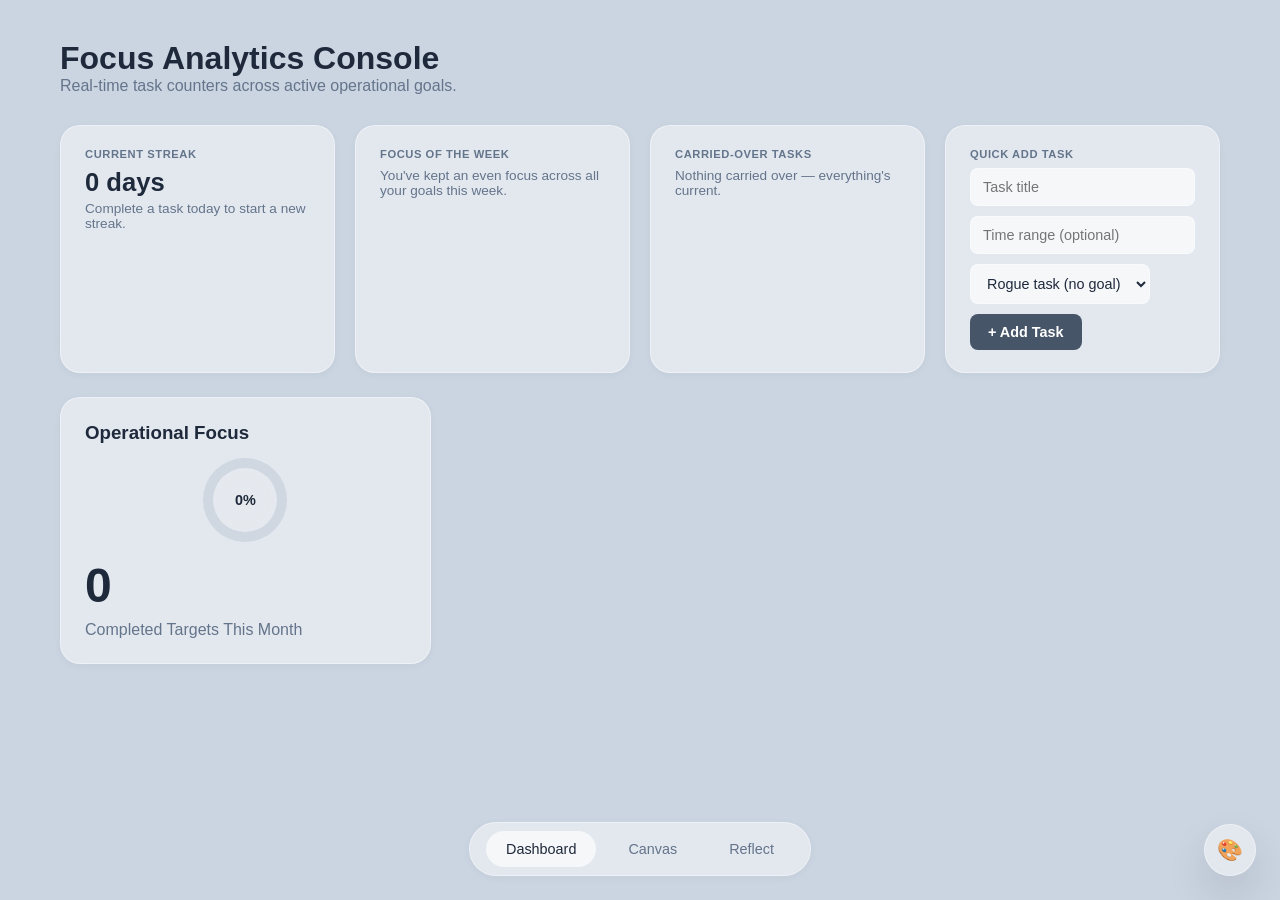
<file: index.html>
<!DOCTYPE html>
<html lang="en">
<head>
    <meta charset="UTF-8">
    <meta name="viewport" content="width=device-width, initial-scale=1.0">
    <title>Cyber Focus System</title>
    <link rel="stylesheet" href="css/themes.css">
    <link rel="stylesheet" href="css/animations.css">
    <link rel="stylesheet" href="css/styles.css">
</head>
<body>
    <div id="app">
        <nav class="bottom-dock animate-dock-in" id="global-navigation-dock">
            <a href="index.html" class="dock-item active"> Dashboard</a>
            <a href="goals.html" class="dock-item" id="goals-nav-trigger"> Canvas</a>
            <a href="reflection.html" class="dock-item"> Reflect</a>
        </nav>

        <main class="main-viewport" id="dashboard-viewport">
            <header class="view-header" id="dashboard-header">
                <h1>Focus Analytics Console</h1>
                <p style="color: var(--text-secondary)">Real-time task counters across active operational goals.</p>
            </header>

            <section class="reflect-grid" id="dashboard-widgets-grid">
                <div class="reflect-card" id="dash-streak-card"></div>
                <div class="reflect-card" id="dash-focus-week-card"></div>
                <div class="reflect-card" id="dash-carryover-card"></div>
                <div class="reflect-card" id="dash-quickadd-card">
                    <p class="reflect-card-label">Quick Add Task</p>
                    <form id="quick-add-form" class="quick-add-form">
                        <input type="text" id="quick-add-title" placeholder="Task title" required>
                        <input type="text" id="quick-add-time" placeholder="Time range (optional)">
                        <select id="quick-add-goal">
                            <option value="">No Goal (Rogue)</option>
                        </select>
                        <button type="submit">+ Add Task</button>
                    </form>
                </div>
            </section>

            <section class="dashboard-grid" id="dashboard-metrics-container">
                </section>
        </main>
    </div>
    <script type="module" src="js/app.js"></script>
</body>
</html>
</file>
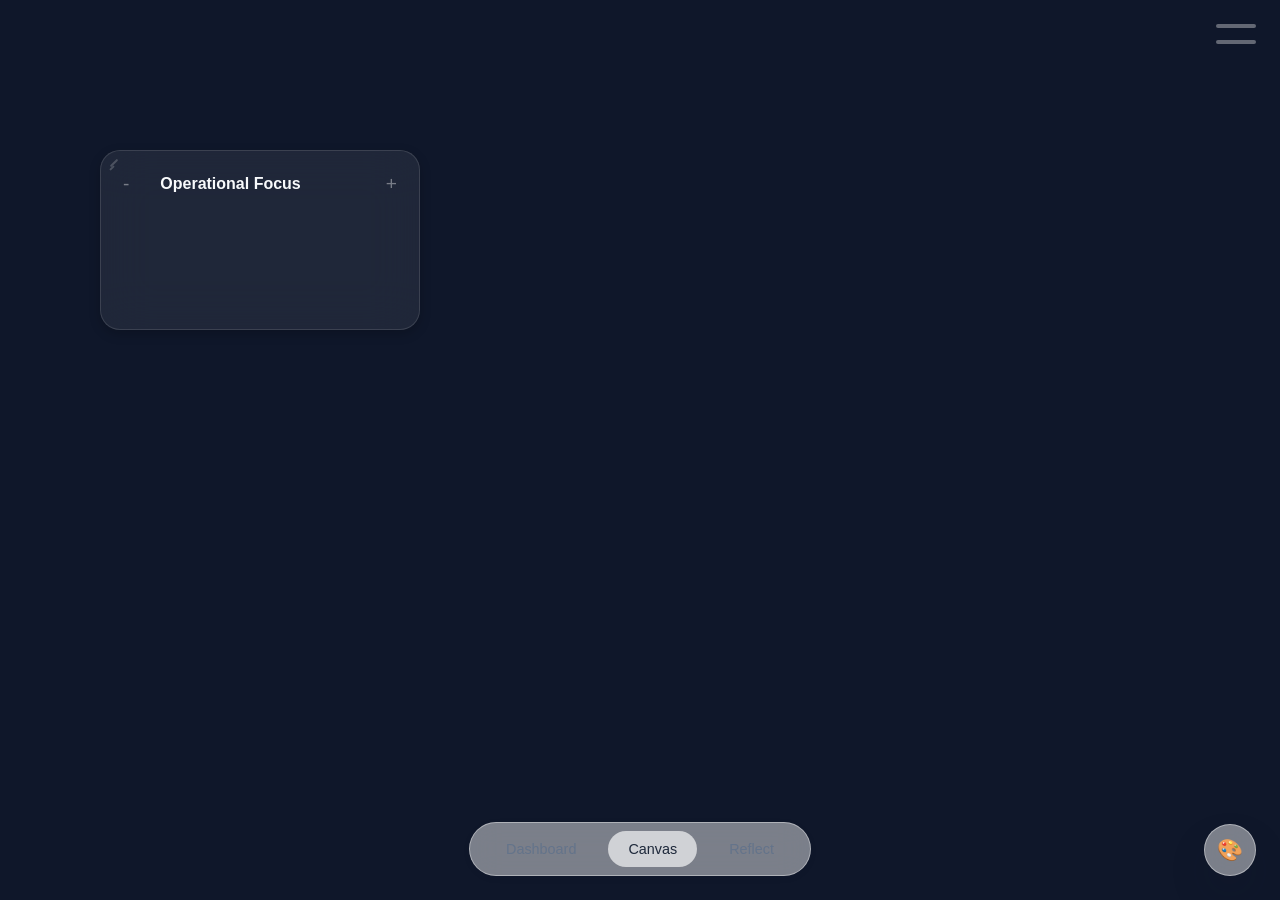
<file: goals.html>
<!DOCTYPE html>
<html lang="en">
<head>
    <meta charset="UTF-8">
    <meta name="viewport" content="width=device-width, initial-scale=1.0">
    <title>Canvas Architecture Workspace</title>
    <link rel="stylesheet" href="css/themes.css">
    <link rel="stylesheet" href="css/animations.css">
    <link rel="stylesheet" href="css/styles.css">
</head>
<body>
    <div id="app">
        <nav class="bottom-dock animate-dock-in" id="global-navigation-dock">
            <a href="index.html" class="dock-item"> Dashboard</a>
            <a href="goals.html" class="dock-item active"> Canvas</a>
            <a href="reflection.html" class="dock-item"> Reflect</a>
        </nav>

        <div class="canvas-container canvas-active" id="spatial-canvas-root">
            <canvas id="confetti-canvas" class="confetti-canvas"></canvas>

            <div class="utility-stack" id="utility-stack">
                <div class="utility-bar action-drawer" id="action-drawer">
                    <div class="utility-bar-line"></div>
                    <div class="utility-bar-content">
                        <span class="utility-bar-label">Actions</span>
                        <button class="utility-action-btn" id="action-trigger-make-goal">+ Set Goal</button>
                        <button class="utility-action-btn" id="action-trigger-make-task">+ Create Task</button>
                    </div>
                </div>
                <div class="utility-bar feature-drawer" id="feature-drawer">
                    <div class="utility-bar-line"></div>
                    <div class="utility-bar-content">
                        <span class="utility-bar-label">Features</span>
                        <button class="utility-action-btn" id="feature-align-grid">Align Grid</button>
                        <button class="utility-action-btn" id="feature-purge-tasks">Purge Loose Tasks</button>
                        <button class="utility-action-btn" id="feature-focus-mode">Toggle Focus Mode</button>
                    </div>
                </div>
            </div>
        </div>
    </div>

    <div class="modal hidden" id="task-creation-modal">
        <div class="modal-content">
            <h3 id="modal-header-text">Configure Target Context</h3>
            <input type="text" id="modal-task-title" placeholder="Target Objective Name">
            <input type="text" id="modal-task-time" placeholder="Operational Time Frame (ex: 4pm - 5pm)">
            <div style="display:flex; justify-content: space-between; align-items:center; gap:8px;">
                <button class="block-input modal-delete-btn hidden" style="width:auto; cursor:pointer;" id="modal-delete">Delete Task</button>
                <div style="display:flex; gap:8px; margin-left:auto;">
                    <button class="block-input" style="color:black; width:auto; cursor:pointer;" id="modal-cancel">Cancel</button>
                    <button class="block-input" style="color:blue; width:auto; cursor:pointer;" id="modal-save">Commit</button>
                </div>
            </div>
        </div>
    </div>

    <script type="module" src="js/app.js"></script>
</body>
</html>
</file>
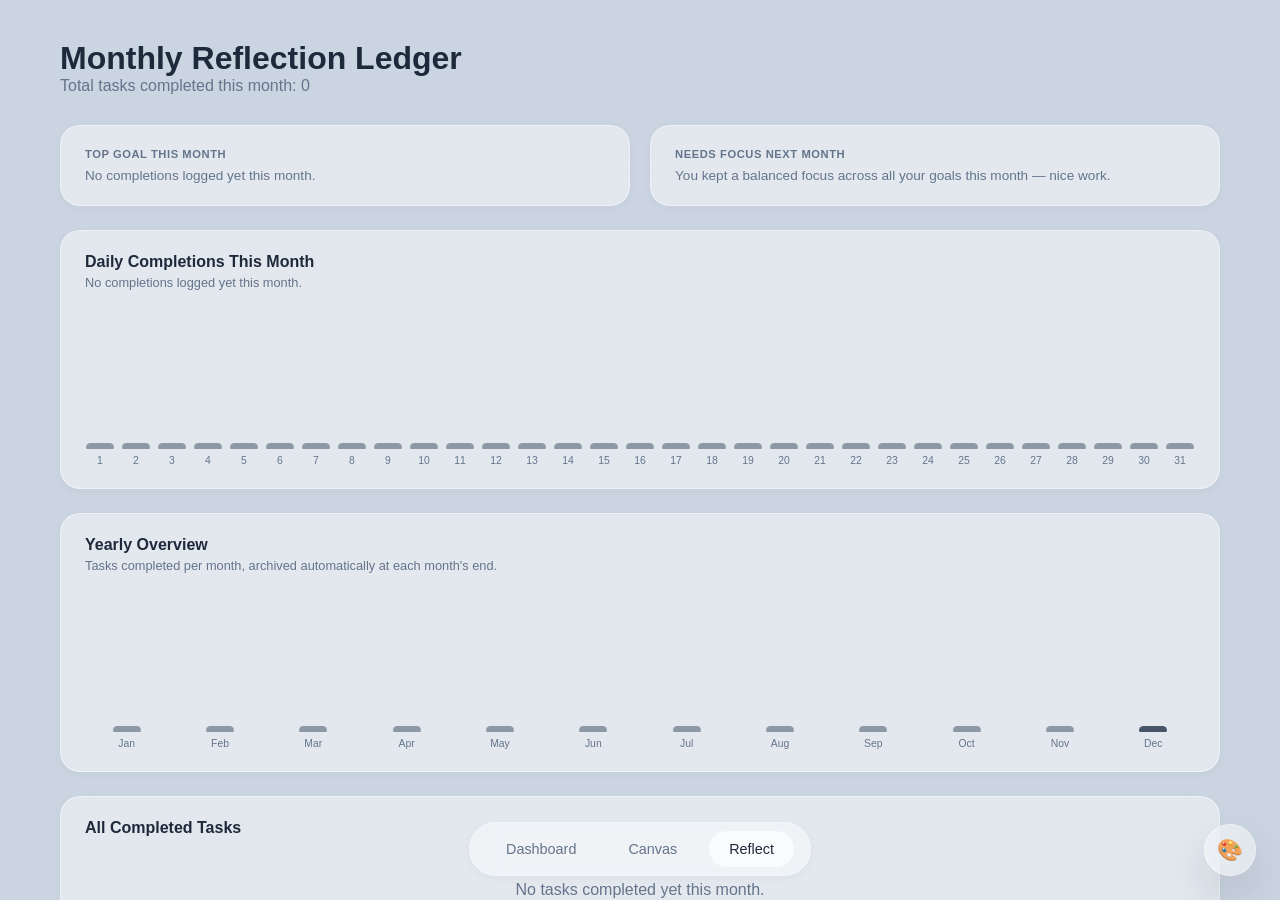
<file: reflection.html>
<!DOCTYPE html>
<html lang="en">
<head>
    <meta charset="UTF-8">
    <meta name="viewport" content="width=device-width, initial-scale=1.0">
    <title>Analytics Audit Ledger</title>
    <link rel="stylesheet" href="css/themes.css">
    <link rel="stylesheet" href="css/animations.css">
    <link rel="stylesheet" href="css/styles.css">
</head>
<body>
    <div id="app">
        <nav class="bottom-dock animate-dock-in" id="global-navigation-dock">
            <a href="index.html" class="dock-item"> Dashboard</a>
            <a href="goals.html" class="dock-item"> Canvas</a>
            <a href="reflection.html" class="dock-item active"> Reflect</a>
        </nav>

        <main class="main-viewport">
            <header class="view-header">
                <h1>Monthly Reflection Ledger</h1>
                <p style="color: var(--text-secondary)" id="reflection-tally-hero">Total tasks completed this month: 0</p>
            </header>

            <section class="reflect-grid">
                <div class="reflect-card" id="reflect-top-goal-card"></div>
                <div class="reflect-card" id="reflect-focus-card"></div>
            </section>

            <section class="reflect-card">
                <h3 class="reflect-card-title">Daily Completions This Month</h3>
                <p class="reflect-card-subtitle" id="reflect-daily-peak"></p>
                <div class="bar-chart" id="reflect-daily-chart"></div>
            </section>

            <section class="reflect-card">
                <h3 class="reflect-card-title">Yearly Overview</h3>
                <p class="reflect-card-subtitle">Tasks completed per month, archived automatically at each month's end.</p>
                <div class="bar-chart yearly" id="reflect-yearly-chart"></div>
            </section>

            <section class="reflect-card">
                <h3 class="reflect-card-title">All Completed Tasks</h3>
                <div class="reflection-ledger" id="reflection-log-canvas"></div>
            </section>
        </main>
    </div>
    <script type="module" src="js/app.js"></script>
</body>
</html>
</file>
<file: css/themes.css>
:root {
    --font-sans: -apple-system, BlinkMacSystemFont, "Segoe UI", Roboto, Helvetica, Arial, sans-serif;
    
    /* Cyber Grey Premium Color System */
    --bg-main: #cbd5e1;
    --bg-canvas: #e2e8f0;
    --bg-glass: rgba(255, 255, 255, 0.45);
    --bg-secondary: rgba(255, 255, 255, 0.65);
    --border-glass: rgba(255, 255, 255, 0.4);
    --text-primary: #1e293b;
    --text-secondary: #64748b;
    --accent-color: #475569;
    --canvas-bg: #0f172a;
    --shadow-flat: 0 2px 8px rgba(15, 23, 42, 0.04);
    --shadow-lift: 0 20px 40px rgba(15, 23, 42, 0.12);
    
    --radius-lg: 20px;
    --radius-md: 12px;
    --radius-sm: 8px;
    --blur-radius: 16px;
}
</file>
<file: css/animations.css>
@keyframes slide-up-dock {
    from { transform: translateY(100px) translateX(-50%); opacity: 0; }
    to { transform: translateY(0) translateX(-50%); opacity: 1; }
}

@keyframes slide-down-dock {
    from { transform: translateY(0) translateX(-50%); opacity: 1; }
    to { transform: translateY(100px) translateX(-50%); opacity: 0; }
}

@keyframes edge-disappear {
    to { transform: scale(0.9) translateY(-30px); opacity: 0; pointer-events: none; }
}

@keyframes depth-pop {
    0% { transform: scale(0.85); opacity: 0; }
    100% { transform: scale(1); opacity: 1; }
}

@keyframes task-pop-dismiss {
    0% { transform: scale(1); opacity: 1; }
    50% { transform: scale(1.08); opacity: 0.5; }
    100% { transform: scale(0); opacity: 0; height: 0; padding: 0; margin: 0; }
}

@keyframes recurring-complete-pulse {
    0% { transform: scale(1); }
    40% { transform: scale(1.04); border-color: var(--accent-color); }
    100% { transform: scale(1); }
}

@keyframes timer-pulse {
    0%, 100% { box-shadow: 0 0 0 0 rgba(255, 69, 58, 0.4); }
    50% { box-shadow: 0 0 0 10px rgba(255, 69, 58, 0); }
}

.animate-dock-in { animation: slide-up-dock 0.4s cubic-bezier(0.16, 1, 0.3, 1) forwards; }
.animate-dock-out { animation: slide-down-dock 0.3s cubic-bezier(0.16, 1, 0.3, 1) forwards; }
.animate-edge-out { animation: edge-disappear 0.3s cubic-bezier(0.16, 1, 0.3, 1) forwards; }
.animate-depth-pop { animation: depth-pop 0.35s cubic-bezier(0.34, 1.56, 0.64, 1) forwards; }
.animate-task-dismiss { animation: task-pop-dismiss 0.4s cubic-bezier(0.36, 0.07, 0.19, 0.97) forwards; }
.animate-recurring-complete { animation: recurring-complete-pulse 0.5s cubic-bezier(0.34, 1.56, 0.64, 1); }
</file>
<file: css/styles.css>
* {
    box-sizing: border-box;
    margin: 0;
    padding: 0;
    font-family: var(--font-sans);
    -webkit-font-smoothing: antialiased;
}

body {
    background: var(--bg-main);
    color: var(--text-primary);
    min-height: 100vh;
    overflow: hidden;
}

#app {
    width: 100vw;
    height: 100vh;
    position: relative;
    background: var(--bg-canvas);
}

/* Minimal Bottom Navigation Dock */
.bottom-dock {
    position: fixed;
    bottom: 24px;
    left: 50%;
    transform: translateX(-50%);
    background: var(--bg-glass);
    backdrop-filter: blur(var(--blur-radius));
    -webkit-backdrop-filter: blur(var(--blur-radius));
    border: 1px solid var(--border-glass);
    padding: 8px 16px;
    border-radius: 40px;
    display: flex;
    gap: 12px;
    box-shadow: var(--shadow-flat);
    z-index: 100;
    max-width: 420px;
    max-height: 60px;
    overflow: hidden;
    transition: max-width 0.4s cubic-bezier(0.16, 1, 0.3, 1),
                max-height 0.4s cubic-bezier(0.16, 1, 0.3, 1),
                padding 0.4s cubic-bezier(0.16, 1, 0.3, 1),
                background 0.35s ease,
                border-color 0.35s ease,
                box-shadow 0.35s ease;
}

/* Idle morph: after 5s of inactivity on the Canvas view, the dock collapses
   into a thin accent line. Hovering it expands it back to full view; moving
   the mouse away lets it settle back into the thin line automatically. */
.bottom-dock.dock-idle {
    max-width: 56px;
    max-height: 6px;
    padding: 0;
    border-color: transparent;
    background: var(--accent-color);
    box-shadow: 0 2px 10px rgba(15, 23, 42, 0.35);
}

.bottom-dock.dock-idle .dock-item {
    opacity: 0;
    pointer-events: none;
    transition: opacity 0.15s ease;
}

.bottom-dock.dock-idle:hover,
.bottom-dock.dock-idle.dock-proximity {
    max-width: 420px;
    max-height: 60px;
    padding: 8px 16px;
    background: var(--bg-glass);
    border-color: var(--border-glass);
    box-shadow: var(--shadow-flat);
}

.bottom-dock.dock-idle:hover .dock-item,
.bottom-dock.dock-idle.dock-proximity .dock-item {
    opacity: 1;
    pointer-events: auto;
    transition: opacity 0.25s ease 0.15s;
}

.dock-item {
    padding: 10px 20px;
    color: var(--text-secondary);
    text-decoration: none;
    font-weight: 500;
    font-size: 0.9rem;
    border-radius: 30px;
    transition: all 0.2s ease;
}

.dock-item:hover, .dock-item.active {
    background: var(--bg-secondary);
    color: var(--text-primary);
}

/* Base Interface Framework */
.main-viewport {
    width: 100%;
    height: 100%;
    padding: 40px 60px;
    overflow-y: auto;
}

.view-header {
    margin-bottom: 30px;
    transition: all 0.3s ease;
}

/* Dashboard Grid Layout */
.dashboard-grid {
    display: grid;
    grid-template-columns: repeat(auto-fill, minmax(280px, 1fr));
    gap: 24px;
}

.dashboard-column {
    background: var(--bg-glass);
    backdrop-filter: blur(var(--blur-radius));
    -webkit-backdrop-filter: blur(var(--blur-radius));
    border: 1px solid var(--border-glass);
    border-radius: var(--radius-lg);
    padding: 24px;
    box-shadow: var(--shadow-flat);
}

.dashboard-counter-hero {
    font-size: 3rem;
    font-weight: 700;
    color: var(--text-primary);
    margin: 16px 0 8px 0;
}

.goal-ring {
    width: 84px;
    height: 84px;
    border-radius: 50%;
    background: conic-gradient(var(--accent-color) calc(var(--pct) * 1%), rgba(148, 163, 184, 0.25) 0);
    display: flex;
    align-items: center;
    justify-content: center;
    margin: 14px auto 4px auto;
    transition: background 0.4s ease;
}

.goal-ring-inner {
    width: 64px;
    height: 64px;
    border-radius: 50%;
    background: var(--bg-glass);
    backdrop-filter: blur(var(--blur-radius));
    -webkit-backdrop-filter: blur(var(--blur-radius));
    display: flex;
    align-items: center;
    justify-content: center;
    font-weight: 700;
    font-size: 0.9rem;
    color: var(--text-primary);
}

.quick-add-form {
    display: flex;
    flex-wrap: wrap;
    gap: 10px;
}

.quick-add-form input[type="text"] {
    flex: 1;
    min-width: 140px;
    background: var(--bg-secondary);
    border: 1px solid var(--border-glass);
    border-radius: var(--radius-sm);
    padding: 10px 12px;
    font-size: 0.9rem;
    color: var(--text-primary);
    font-family: var(--font-sans);
}

.quick-add-form select {
    background: var(--bg-secondary);
    border: 1px solid var(--border-glass);
    border-radius: var(--radius-sm);
    padding: 10px 12px;
    font-size: 0.9rem;
    color: var(--text-primary);
    font-family: var(--font-sans);
    max-width: 200px;
}

.quick-add-form button {
    background: var(--accent-color);
    color: #fff;
    border: none;
    border-radius: var(--radius-sm);
    padding: 10px 18px;
    font-size: 0.9rem;
    font-weight: 600;
    cursor: pointer;
    transition: opacity 0.2s ease;
}

.quick-add-form button:hover { opacity: 0.85; }

/* Spatial Canvas System */
.canvas-container {
    width: 100vw;
    height: 100vh;
    position: absolute;
    top: 0; left: 0;
    background-color: var(--canvas-bg); /* themeable via the palette's Canvas Background swatch */
    transition: background-color 0.3s ease;
    display: none;
}

.canvas-active {
    display: block !important;
}

/* Dotted pattern overlay — tiny dots tinted with the current accent color.
   Off by default ("blank"); toggled on via the palette's Pattern picker. */
.canvas-container.pattern-dotted {
    background-image: radial-gradient(var(--accent-color) 1px, transparent 1.6px);
    background-size: 22px 22px;
}

/* Top Right Morphing Utility Bars — two stacked thin lines by default,
   each hover-expanding independently into its own drawer. */
.utility-stack {
    position: absolute;
    top: 24px; right: 24px;
    display: flex;
    flex-direction: column;
    align-items: flex-end;
    gap: 10px;
    z-index: 1000;
}

.utility-bar {
    display: flex;
    flex-direction: column;
    align-items: flex-end;
}

.utility-bar-line {
    width: 40px;
    height: 4px;
    border-radius: 999px;
    background: rgba(255, 255, 255, 0.35);
    transition: width 0.25s cubic-bezier(0.16, 1, 0.3, 1),
                background 0.25s ease;
}

.utility-bar:hover .utility-bar-line {
    width: 70px;
    background: rgba(255, 255, 255, 0.75);
}

.utility-bar-content {
    display: flex;
    flex-direction: column;
    gap: 8px;
    max-width: 0;
    max-height: 0;
    opacity: 0;
    overflow: hidden;
    padding: 0;
    margin-top: 0;
    pointer-events: none;
    background: rgba(15, 23, 42, 0.85);
    border: 1px solid rgba(255, 255, 255, 0.15);
    border-radius: var(--radius-md);
    backdrop-filter: blur(20px);
    -webkit-backdrop-filter: blur(20px);
    color: #f8fafc;
    transition: max-width 0.28s cubic-bezier(0.16, 1, 0.3, 1),
                max-height 0.28s cubic-bezier(0.16, 1, 0.3, 1),
                padding 0.28s cubic-bezier(0.16, 1, 0.3, 1),
                opacity 0.2s ease,
                margin-top 0.28s cubic-bezier(0.16, 1, 0.3, 1);
}

.utility-bar:hover .utility-bar-content {
    max-width: 240px;
    max-height: 220px;
    opacity: 1;
    padding: 14px 16px;
    margin-top: 8px;
    pointer-events: auto;
}

.utility-bar-label {
    font-size: 0.7rem;
    letter-spacing: 0.08em;
    text-transform: uppercase;
    color: rgba(255, 255, 255, 0.4);
}

.utility-action-btn {
    background: none;
    border: 1px solid rgba(255, 255, 255, 0.12);
    color: #f8fafc;
    padding: 8px 12px;
    border-radius: var(--radius-sm);
    cursor: pointer;
    text-align: left;
    font-size: 0.85rem;
    white-space: nowrap;
    transition: background 0.2s ease;
}

.utility-action-btn:hover {
    background: rgba(255, 255, 255, 0.1);
}

.utility-action-btn.active-toggle {
    background: rgba(52, 199, 89, 0.18);
    border-color: rgba(52, 199, 89, 0.4);
    color: #34c759;
}

/* Focus Mode — dims every block except the one currently under the pointer */
#spatial-canvas-root.focus-mode-active .spatial-block {
    opacity: 0.28;
    filter: saturate(0.6);
    transition: opacity 0.25s ease, filter 0.25s ease;
}

#spatial-canvas-root.focus-mode-active .spatial-block:hover {
    opacity: 1;
    filter: none;
}

/* Spatial Blocks Architecture */
.spatial-block {
    position: absolute;
    background: rgba(255, 255, 255, 0.07);
    backdrop-filter: blur(24px);
    -webkit-backdrop-filter: blur(24px);
    border: 1px solid rgba(255, 255, 255, 0.12);
    border-radius: var(--radius-lg);
    padding: 20px;
    color: #f8fafc;
    cursor: grab;
    user-select: none;
    box-shadow: 0 4px 12px rgba(0,0,0,0.2);
    transition: transform 0.22s cubic-bezier(0.16, 1, 0.3, 1),
                box-shadow 0.22s cubic-bezier(0.16, 1, 0.3, 1),
                border-color 0.22s ease;
}

.spatial-block:hover:not(.dragging):not(.resizing) {
    transform: translateY(-3px);
    box-shadow: 0 14px 30px rgba(0,0,0,0.28);
    border-color: rgba(255, 255, 255, 0.18);
}

.spatial-block:active { cursor: grabbing; }

.spatial-block.dragging {
    transform: scale(1.03);
    box-shadow: var(--shadow-lift) !important;
    z-index: 500;
    transition: transform 0.08s ease, box-shadow 0.08s ease;
}

.spatial-block.resizing {
    z-index: 500;
    box-shadow: var(--shadow-lift) !important;
}

/* Top-left "slit" resize handle — anchors the opposite (bottom-right) corner
   while dragging, so the block grows/shrinks in place rather than jumping. */
.resize-handle {
    position: absolute;
    top: 8px;
    left: 8px;
    width: 14px;
    height: 14px;
    cursor: nwse-resize;
    z-index: 10;
    opacity: 0.3;
    transition: opacity 0.2s ease;
}

.resize-handle::before,
.resize-handle::after {
    content: '';
    position: absolute;
    background: rgba(255, 255, 255, 0.65);
    border-radius: 1px;
}

.resize-handle::before {
    width: 10px;
    height: 2px;
    top: 3px;
    left: 0;
    transform: rotate(-45deg);
}

.resize-handle::after {
    width: 6px;
    height: 2px;
    top: 8px;
    left: 0;
    transform: rotate(-45deg);
}

.spatial-block:hover .resize-handle {
    opacity: 0.65;
}

.resize-handle:hover {
    opacity: 1 !important;
}

.goal-block {
    width: 320px;
    min-height: 180px;
    display: flex;
    flex-direction: column;
}

.rogue-task-block {
    width: 240px;
    display: flex;
    flex-direction: column;
}

.block-header {
    display: flex;
    justify-content: space-between;
    align-items: center;
    margin-bottom: 14px;
    flex-shrink: 0;
}

.block-btn {
    background: none; border: none; color: rgba(255,255,255,0.4);
    font-size: 1.2rem; cursor: pointer; padding: 2px; transition: color 0.2s;
}
.block-btn:hover { color: #f8fafc; }

.block-input {
    background: none; border: none; color: #f8fafc; font-size: 1rem;
    font-weight: 600; width: 70%; outline: none;
}

.block-task-container-list {
    flex: 1;
    min-height: 0; /* required for a flex child to actually be allowed to scroll/shrink */
    overflow-y: auto;
}

/* Embedded Lists Styles — Two-Click Confirm */
.canvas-task-item {
    background: rgba(255, 255, 255, 0.05);
    border: 1px solid rgba(255, 255, 255, 0.06);
    border-radius: var(--radius-sm);
    padding: 8px 12px;
    margin-bottom: 6px;
    display: flex;
    flex-direction: column;
    cursor: pointer;
    transition: background 0.22s cubic-bezier(0.16, 1, 0.3, 1),
                border-color 0.22s ease;
}

.canvas-task-item:hover {
    background: rgba(255, 255, 255, 0.09);
}

.canvas-task-item.expanded {
    background: rgba(255, 255, 255, 0.13);
    border-color: rgba(255, 255, 255, 0.14);
}

.canvas-task-item.recurring-active {
    border-color: var(--accent-color);
    box-shadow: 0 0 0 1px var(--accent-color) inset;
}

.task-item-summary {
    display: flex;
    align-items: center;
    gap: 8px;
    width: 100%;
}

.task-item-title {
    flex: 1;
    min-width: 0;
    overflow: hidden;
    text-overflow: ellipsis;
    white-space: nowrap;
}

.task-recurring-toggle,
.task-timer-trigger,
.task-edit-trigger {
    flex-shrink: 0;
    width: 22px;
    height: 22px;
    display: flex;
    align-items: center;
    justify-content: center;
    background: none;
    border: 1px solid rgba(255, 255, 255, 0.15);
    color: rgba(255, 255, 255, 0.5);
    border-radius: 6px;
    font-size: 0.78rem;
    line-height: 1;
    cursor: pointer;
    transition: background 0.2s ease, color 0.2s ease, border-color 0.2s ease;
}

.task-recurring-toggle:hover,
.task-timer-trigger:hover,
.task-edit-trigger:hover {
    background: rgba(255, 255, 255, 0.1);
    color: #fff;
}

.task-recurring-toggle.active {
    background: var(--accent-color);
    border-color: var(--accent-color);
    color: #fff;
}

.time-range-indicator {
    font-size: 0.75rem; color: rgba(255,255,255,0.4);
    flex-shrink: 0;
}

.carry-over-badge {
    display: inline-block;
    font-size: 0.65rem;
    font-weight: 600;
    padding: 2px 8px;
    margin-top: 6px;
    border-radius: 999px;
    background: rgba(255, 159, 10, 0.16);
    border: 1px solid rgba(255, 159, 10, 0.35);
    color: #ff9f0a;
    white-space: nowrap;
}

/* Confirm row — hidden until expanded, reveals with a smooth height/opacity glide */
.task-item-confirm-row {
    display: flex;
    align-items: center;
    justify-content: space-between;
    max-height: 0;
    opacity: 0;
    overflow: hidden;
    margin-top: 0;
    transition: max-height 0.28s cubic-bezier(0.16, 1, 0.3, 1),
                opacity 0.2s ease,
                margin-top 0.28s cubic-bezier(0.16, 1, 0.3, 1);
}

.canvas-task-item.expanded .task-item-confirm-row {
    max-height: 40px;
    opacity: 1;
    margin-top: 10px;
}

.task-confirm-hint {
    font-size: 0.7rem;
    color: rgba(255, 255, 255, 0.4);
    letter-spacing: 0.02em;
}

.complete-check-btn {
    width: 26px;
    height: 26px;
    flex-shrink: 0;
    border-radius: 50%;
    border: 1px solid rgba(52, 199, 89, 0.4);
    background: rgba(52, 199, 89, 0.12);
    color: #34c759;
    font-size: 0.8rem;
    font-weight: 700;
    display: flex;
    align-items: center;
    justify-content: center;
    cursor: pointer;
    transition: transform 0.16s cubic-bezier(0.34, 1.56, 0.64, 1),
                background 0.2s ease;
}

.complete-check-btn:hover {
    background: rgba(52, 199, 89, 0.25);
    transform: scale(1.12);
}

.complete-check-btn:active {
    transform: scale(0.9);
}

/* Modals */
.hidden { display: none !important; }
.modal {
    position: fixed; top: 0; left: 0; width: 100vw; height: 100vh;
    background: rgba(0,0,0,0.4); z-index: 2000; display: flex; align-items: center; justify-content: center;
}
.modal-content {
    background: var(--bg-canvas); padding: 24px; border-radius: var(--radius-lg); width: 340px;
}
.modal-content input {
    width: 100%; padding: 10px; margin: 12px 0; border: 1px solid var(--border-glass); border-radius: var(--radius-sm);
}
.modal-delete-btn {
    color: #ef4444 !important;
}
.modal-delete-btn:hover {
    text-decoration: underline;
}

/* Reflection Components */
.reflect-grid {
    display: grid;
    grid-template-columns: repeat(auto-fit, minmax(240px, 1fr));
    gap: 20px;
    margin-bottom: 24px;
}

.reflect-card {
    background: var(--bg-glass);
    backdrop-filter: blur(var(--blur-radius));
    -webkit-backdrop-filter: blur(var(--blur-radius));
    border: 1px solid var(--border-glass);
    border-radius: var(--radius-lg);
    padding: 22px 24px;
    margin-bottom: 24px;
    box-shadow: var(--shadow-flat);
}

.reflect-grid .reflect-card { margin-bottom: 0; }

.reflect-card-title {
    font-size: 1rem;
    margin-bottom: 4px;
}

.reflect-card-subtitle {
    font-size: 0.8rem;
    color: var(--text-secondary);
    margin-bottom: 16px;
}

.reflect-card-label {
    font-size: 0.7rem;
    font-weight: 700;
    letter-spacing: 0.05em;
    text-transform: uppercase;
    color: var(--text-secondary);
    margin-bottom: 8px;
}

.reflect-card-hero {
    font-size: 1.6rem;
    font-weight: 700;
    color: var(--text-primary);
    margin-bottom: 4px;
}

.reflect-card-detail {
    font-size: 0.85rem;
    color: var(--text-secondary);
}

.reflect-focus-list {
    list-style: none;
    display: flex;
    flex-direction: column;
    gap: 6px;
}

.reflect-focus-list li {
    font-size: 0.85rem;
    color: var(--text-primary);
    display: flex;
    justify-content: space-between;
}

.reflect-focus-list li span:last-child {
    color: var(--text-secondary);
}

/* Simple bar charts, built from plain divs — no charting library needed */
.bar-chart {
    display: flex;
    align-items: flex-end;
    gap: 6px;
    height: 160px;
    overflow-x: auto;
    padding-top: 10px;
}

.bar-chart.yearly { gap: 10px; }

.bar-chart-col {
    flex: 1;
    min-width: 20px;
    display: flex;
    flex-direction: column;
    align-items: center;
    justify-content: flex-end;
    height: 100%;
    gap: 6px;
}

.bar-chart-value {
    font-size: 0.65rem;
    color: var(--text-primary);
    font-weight: 600;
}

.bar-chart-bar {
    width: 100%;
    max-width: 28px;
    min-height: 3px;
    border-radius: 6px 6px 2px 2px;
    background: var(--accent-color);
    opacity: 0.55;
    transition: height 0.4s cubic-bezier(0.16, 1, 0.3, 1), opacity 0.2s ease;
}

.bar-chart-bar.peak {
    background: #34c759;
    opacity: 1;
}

.bar-chart-bar.current-month {
    opacity: 1;
}

.bar-chart-label {
    font-size: 0.65rem;
    color: var(--text-secondary);
}

.reflection-ledger {
    display: flex;
    flex-direction: column;
    gap: 10px;
}
.ledger-item {
    background: var(--bg-glass); border: 1px solid var(--border-glass); padding: 14px; border-radius: var(--radius-md); display: flex; justify-content: space-between;
}
/* Confetti burst layer — sits above everything, never blocks clicks */
.confetti-canvas {
    position: fixed;
    top: 0; left: 0;
    width: 100vw;
    height: 100vh;
    pointer-events: none;
    z-index: 3000;
}

/* Global Paintbrush Palette — persistent floating button on every page */
.paintbrush-fab {
    position: fixed;
    bottom: 24px;
    right: 24px;
    width: 52px;
    height: 52px;
    border-radius: 50%;
    border: 1px solid var(--border-glass);
    background: var(--bg-glass);
    backdrop-filter: blur(var(--blur-radius));
    -webkit-backdrop-filter: blur(var(--blur-radius));
    box-shadow: var(--shadow-lift);
    font-size: 1.3rem;
    line-height: 1;
    cursor: pointer;
    z-index: 4000;
    display: flex;
    align-items: center;
    justify-content: center;
    transition: transform 0.2s cubic-bezier(0.34, 1.56, 0.64, 1);
}

.paintbrush-fab:hover { transform: scale(1.08) rotate(-8deg); }
.paintbrush-fab:active { transform: scale(0.94); }

.paintbrush-panel {
    position: fixed;
    bottom: 88px;
    right: 24px;
    width: 220px;
    background: var(--bg-glass);
    backdrop-filter: blur(var(--blur-radius));
    -webkit-backdrop-filter: blur(var(--blur-radius));
    border: 1px solid var(--border-glass);
    border-radius: var(--radius-lg);
    padding: 16px;
    box-shadow: var(--shadow-lift);
    z-index: 4000;
    display: flex;
    flex-direction: column;
    gap: 10px;
    transform-origin: bottom right;
    transition: opacity 0.22s ease, transform 0.22s cubic-bezier(0.16, 1, 0.3, 1);
}

.paintbrush-panel.paintbrush-closed {
    opacity: 0;
    pointer-events: none;
    transform: translateY(8px) scale(0.96);
}

.paintbrush-panel-label {
    font-size: 0.75rem;
    font-weight: 700;
    letter-spacing: 0.04em;
    text-transform: uppercase;
    color: var(--text-secondary);
}

.paintbrush-panel-label.paintbrush-subsection {
    margin-top: 4px;
    padding-top: 10px;
    border-top: 1px solid var(--border-glass);
}

.paintbrush-pattern-row {
    display: flex;
    gap: 8px;
}

.paintbrush-pattern-btn {
    flex: 1;
    background: none;
    border: 1px solid var(--border-glass);
    border-radius: var(--radius-sm);
    padding: 8px 6px;
    font-size: 0.8rem;
    color: var(--text-primary);
    cursor: pointer;
    transition: background 0.2s ease, border-color 0.2s ease, color 0.2s ease;
}

.paintbrush-pattern-btn:hover {
    background: var(--bg-secondary);
}

.paintbrush-pattern-btn.active-pattern {
    background: var(--accent-color);
    border-color: var(--accent-color);
    color: #fff;
}

.paintbrush-row {
    display: flex;
    align-items: center;
    justify-content: space-between;
    font-size: 0.85rem;
    color: var(--text-primary);
}

.paintbrush-row input[type="color"] {
    width: 36px;
    height: 28px;
    border: none;
    border-radius: 6px;
    background: none;
    cursor: pointer;
    padding: 0;
}

#paintbrush-reset {
    margin-top: 4px;
    background: none;
    border: 1px solid var(--border-glass);
    border-radius: var(--radius-sm);
    padding: 8px 10px;
    font-size: 0.8rem;
    cursor: pointer;
    color: var(--text-secondary);
    transition: background 0.2s ease, color 0.2s ease;
}

#paintbrush-reset:hover {
    background: var(--bg-secondary);
    color: var(--text-primary);
}

/* Global Timer HUD — persistent top-center pill, visible on every page */
.timer-hud {
    position: fixed;
    top: 20px;
    left: 50%;
    transform: translateX(-50%);
    background: var(--bg-glass);
    backdrop-filter: blur(var(--blur-radius));
    -webkit-backdrop-filter: blur(var(--blur-radius));
    border: 1px solid var(--border-glass);
    border-radius: 999px;
    padding: 9px 12px 9px 18px;
    display: flex;
    align-items: center;
    gap: 10px;
    box-shadow: var(--shadow-lift);
    z-index: 5000;
    font-size: 0.85rem;
    color: var(--text-primary);
    transition: opacity 0.25s ease, transform 0.25s ease;
}

.timer-hud.timer-hud-hidden {
    opacity: 0;
    pointer-events: none;
    transform: translateX(-50%) translateY(-14px);
}

.timer-hud-label {
    font-weight: 600;
    max-width: 160px;
    overflow: hidden;
    text-overflow: ellipsis;
    white-space: nowrap;
}

.timer-hud-time {
    font-variant-numeric: tabular-nums;
    color: var(--accent-color);
    font-weight: 700;
    min-width: 44px;
}

.timer-hud-dismiss {
    background: none;
    border: none;
    color: var(--text-secondary);
    font-size: 1.1rem;
    line-height: 1;
    cursor: pointer;
    padding: 0 2px;
    transition: all 0.2s ease;
}

.timer-hud-dismiss.timer-hud-end-btn {
    background: #ff453a;
    color: #fff;
    font-size: 0.8rem;
    font-weight: 700;
    padding: 7px 14px;
    border-radius: 999px;
    line-height: normal;
}

.timer-hud-dismiss.timer-hud-end-btn:hover {
    background: #e0362c;
}

.timer-hud.timer-hud-alert {
    border-color: #ff453a;
    animation: timer-pulse 1s ease-in-out infinite;
}

.timer-hud.timer-hud-alert .timer-hud-time {
    color: #ff453a;
}
</file>
